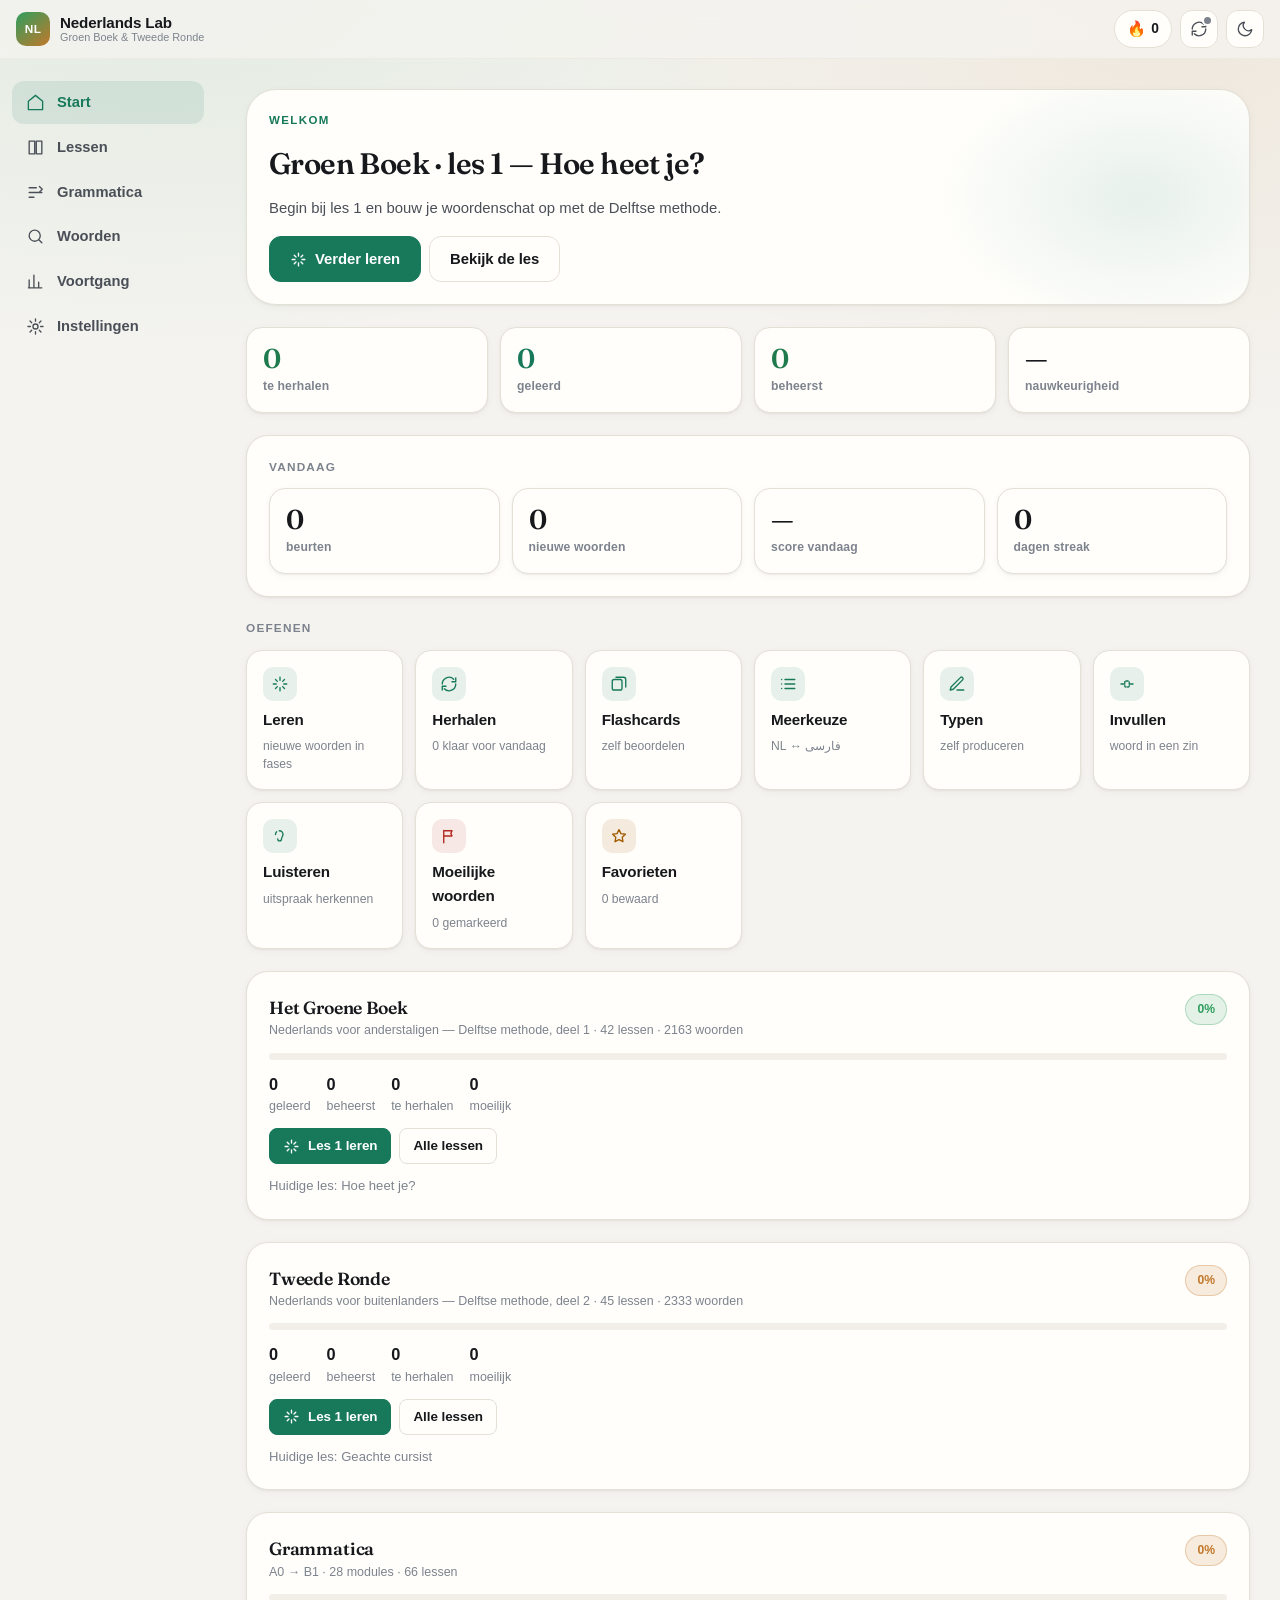
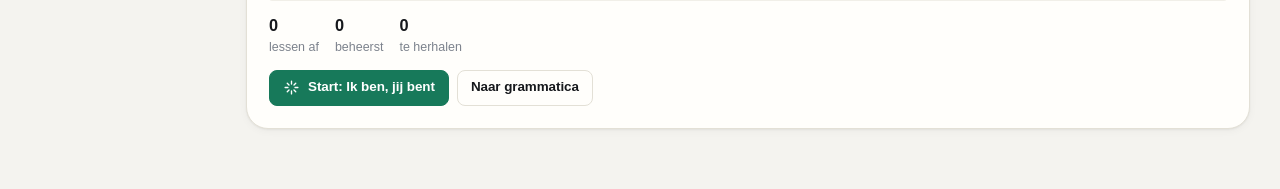
<file: nederlands-lab/index.html>
<!DOCTYPE html>
<html lang="nl" dir="ltr">
<head>
<meta charset="UTF-8">
<meta name="viewport" content="width=device-width, initial-scale=1, viewport-fit=cover">
<meta name="theme-color" content="#0b0d12" media="(prefers-color-scheme: dark)">
<meta name="theme-color" content="#f7f7f5" media="(prefers-color-scheme: light)">
<title>Nederlands Lab — woorden &amp; grammatica</title>
<meta name="description" content="Dutch vocabulary and grammar trainer: Het Groene Boek, Tweede Ronde and a full A0-B1 grammar course with Persian explanations, spaced repetition and cross-device sync.">
<link rel="manifest" href="manifest.webmanifest">
<link rel="icon" href="data:image/svg+xml,%3Csvg xmlns='http://www.w3.org/2000/svg' viewBox='0 0 64 64'%3E%3Crect width='64' height='64' rx='16' fill='%230f1218'/%3E%3Cpath d='M18 44V20h6l12 16V20h6v24h-6L24 28v16z' fill='%2360d394'/%3E%3C/svg%3E">
<link rel="preconnect" href="https://fonts.googleapis.com">
<link rel="preconnect" href="https://fonts.gstatic.com" crossorigin>
<link href="https://fonts.googleapis.com/css2?family=Vazirmatn:wght@400;500;600;700&family=Fraunces:opsz,wght@9..144,500;9..144,600&display=swap" rel="stylesheet">
<link rel="stylesheet" href="assets/css/app.css">
</head>
<body>
<div class="boot" id="boot">
  <div class="boot-mark" aria-hidden="true">NL</div>
  <p class="boot-text">Woorden en grammatica laden…</p>
  <noscript><p class="boot-text">Deze app heeft JavaScript nodig.</p></noscript>
</div>

<div class="app" id="app" hidden>
  <header class="topbar">
    <a class="brand" href="#/" aria-label="Nederlands Lab — home">
      <span class="brand-mark" aria-hidden="true">NL</span>
      <span class="brand-text">
        <strong>Nederlands Lab</strong>
        <small>Groen Boek &amp; Tweede Ronde</small>
      </span>
    </a>
    <div class="topbar-right">
      <button class="streak-chip" id="streakChip" type="button" title="Je streak">
        <span class="flame" aria-hidden="true">🔥</span><span id="streakCount">0</span>
      </button>
      <button class="icon-btn" id="syncBtn" type="button" title="Synchronisatie" aria-label="Synchronisatie">
        <span class="sync-dot" id="syncDot"></span>
        <svg viewBox="0 0 24 24" aria-hidden="true"><path d="M21 12a9 9 0 0 1-15.3 6.4M3 12a9 9 0 0 1 15.3-6.4"/><path d="M21 4v5h-5M3 20v-5h5"/></svg>
      </button>
      <button class="icon-btn" id="themeBtn" type="button" title="Thema wisselen" aria-label="Thema wisselen">
        <svg viewBox="0 0 24 24" aria-hidden="true" class="ico-moon"><path d="M21 12.8A9 9 0 1 1 11.2 3a7 7 0 0 0 9.8 9.8Z"/></svg>
        <svg viewBox="0 0 24 24" aria-hidden="true" class="ico-sun"><circle cx="12" cy="12" r="4"/><path d="M12 2v2m0 16v2M2 12h2m16 0h2M4.9 4.9l1.4 1.4m11.4 11.4 1.4 1.4M19.1 4.9l-1.4 1.4M6.3 17.7l-1.4 1.4"/></svg>
      </button>
    </div>
  </header>

  <div class="frame">
    <nav class="sidenav" aria-label="Hoofdnavigatie">
      <a href="#/" data-nav="home"><svg viewBox="0 0 24 24" aria-hidden="true"><path d="M3 10.5 12 3l9 7.5V21H3z"/></svg><span>Start</span></a>
      <a href="#/books" data-nav="books"><svg viewBox="0 0 24 24" aria-hidden="true"><path d="M4 4h7v16H4zM13 4h7v16h-7z"/></svg><span>Lessen</span></a>
      <a href="#/grammar" data-nav="grammar"><svg viewBox="0 0 24 24" aria-hidden="true"><path d="M4 6h9M4 12h16M4 18h6"/><path d="M17 4.5 20.5 8 17 11.5"/></svg><span>Grammatica</span></a>
      <a href="#/browse" data-nav="browse"><svg viewBox="0 0 24 24" aria-hidden="true"><circle cx="11" cy="11" r="7"/><path d="m20 20-3.5-3.5"/></svg><span>Woorden</span></a>
      <a href="#/stats" data-nav="stats"><svg viewBox="0 0 24 24" aria-hidden="true"><path d="M4 20V10m6 10V4m6 16v-7m4 7H3"/></svg><span>Voortgang</span></a>
      <a href="#/settings" data-nav="settings"><svg viewBox="0 0 24 24" aria-hidden="true"><circle cx="12" cy="12" r="3.2"/><path d="M12 2.5v3M12 18.5v3M2.5 12h3M18.5 12h3M5.1 5.1l2.1 2.1M16.8 16.8l2.1 2.1M18.9 5.1l-2.1 2.1M7.2 16.8l-2.1 2.1"/></svg><span>Instellingen</span></a>
    </nav>

    <main id="view" class="view" tabindex="-1"></main>
  </div>

  <nav class="tabbar" aria-label="Navigatie">
    <a href="#/" data-nav="home"><svg viewBox="0 0 24 24" aria-hidden="true"><path d="M3 10.5 12 3l9 7.5V21H3z"/></svg><span>Start</span></a>
    <a href="#/books" data-nav="books"><svg viewBox="0 0 24 24" aria-hidden="true"><path d="M4 4h7v16H4zM13 4h7v16h-7z"/></svg><span>Lessen</span></a>
    <a href="#/grammar" data-nav="grammar"><svg viewBox="0 0 24 24" aria-hidden="true"><path d="M4 6h9M4 12h16M4 18h6"/><path d="M17 4.5 20.5 8 17 11.5"/></svg><span>Grammatica</span></a>
    <a href="#/browse" data-nav="browse"><svg viewBox="0 0 24 24" aria-hidden="true"><circle cx="11" cy="11" r="7"/><path d="m20 20-3.5-3.5"/></svg><span>Woorden</span></a>
    <a href="#/stats" data-nav="stats"><svg viewBox="0 0 24 24" aria-hidden="true"><path d="M4 20V10m6 10V4m6 16v-7m4 7H3"/></svg><span>Voortgang</span></a>
    <a href="#/settings" data-nav="settings"><svg viewBox="0 0 24 24" aria-hidden="true"><circle cx="12" cy="12" r="3.2"/><path d="M12 2.5v3M12 18.5v3M2.5 12h3M18.5 12h3M5.1 5.1l2.1 2.1M16.8 16.8l2.1 2.1M18.9 5.1l-2.1 2.1M7.2 16.8l-2.1 2.1"/></svg><span>Meer</span></a>
  </nav>
</div>

<div class="toaster" id="toaster" aria-live="polite"></div>
<div class="sheet-root" id="sheetRoot" hidden></div>

<script type="module" src="assets/js/main.js"></script>
</body>
</html>
</file>
<file: nederlands-lab/assets/css/app.css>
/* ============================================================
   Nederlands Lab — design system
   Editorial "study lab" look: calm surfaces, one strong accent,
   per-book identity colours, serif display for Dutch headwords.
   ============================================================ */

/* ---------- tokens ---------- */
:root {
  color-scheme: light dark;

  --font-ui: -apple-system, BlinkMacSystemFont, "Segoe UI", Inter, Roboto, "Helvetica Neue", Arial, sans-serif;
  --font-display: "Fraunces", "Iowan Old Style", Georgia, "Times New Roman", serif;
  --font-fa: "Vazirmatn", "SF Arabic", "Segoe UI", Tahoma, "Iranian Sans", sans-serif;
  --font-mono: ui-monospace, SFMono-Regular, "SF Mono", Menlo, monospace;

  --r-xs: 8px;  --r-sm: 12px; --r-md: 16px; --r-lg: 22px; --r-xl: 30px; --r-pill: 999px;
  --sp-1: 4px; --sp-2: 8px; --sp-3: 12px; --sp-4: 16px; --sp-5: 22px; --sp-6: 30px; --sp-7: 42px; --sp-8: 60px;

  --dur: 200ms;
  --ease: cubic-bezier(.22, .8, .3, 1);

  /* book identity */
  --gb: #2f9e5f;  --gb-soft: rgba(47, 158, 95, .13);
  --tr: #c2782a;  --tr-soft: rgba(194, 120, 42, .14);

  /* light theme */
  --bg:        #f4f3ef;
  --bg-tint:   radial-gradient(1200px 700px at 12% -8%, rgba(47,158,95,.10), transparent 60%),
               radial-gradient(1000px 620px at 92% 4%, rgba(194,120,42,.09), transparent 62%);
  --surface:   #fffefb;
  --surface-2: #faf9f5;
  --surface-3: #f1efe8;
  --line:      #e3e0d6;
  --line-soft: #edeae1;
  --ink:       #16181c;
  --ink-2:     #4a4f57;
  --ink-3:     #7d838d;
  --accent:    #17795a;
  --accent-ink:#ffffff;
  --accent-soft: rgba(23, 121, 90, .10);
  --good:      #1f7a4d;
  --good-soft: rgba(31, 122, 77, .12);
  --bad:       #b3261e;
  --bad-soft:  rgba(179, 38, 30, .10);
  --warn:      #a25c00;
  --warn-soft: rgba(162, 92, 0, .12);
  --shadow-1:  0 1px 2px rgba(16,18,22,.05), 0 2px 8px rgba(16,18,22,.04);
  --shadow-2:  0 10px 30px rgba(16,18,22,.10), 0 2px 8px rgba(16,18,22,.05);
  --shadow-pop:0 24px 60px rgba(16,18,22,.18);
}

@media (prefers-color-scheme: dark) {
  :root:not([data-theme="light"]) {
    --bg:        #0b0d12;
    --bg-tint:   radial-gradient(1100px 640px at 10% -10%, rgba(72,196,138,.13), transparent 60%),
                 radial-gradient(900px 560px at 94% 2%, rgba(224,150,72,.10), transparent 62%);
    --surface:   #14171e;
    --surface-2: #191d25;
    --surface-3: #212632;
    --line:      #272d38;
    --line-soft: #1e232c;
    --ink:       #f0f1f3;
    --ink-2:     #b3b9c4;
    --ink-3:     #7f8794;
    --accent:    #58d3a2;
    --accent-ink:#06231a;
    --accent-soft: rgba(88, 211, 162, .14);
    --good:      #55cf92;
    --good-soft: rgba(85, 207, 146, .14);
    --bad:       #ff7a70;
    --bad-soft:  rgba(255, 122, 112, .13);
    --warn:      #e6a44b;
    --warn-soft: rgba(230, 164, 75, .14);
    --gb:        #55cf92;  --gb-soft: rgba(85, 207, 146, .14);
    --tr:        #e6a44b;  --tr-soft: rgba(230, 164, 75, .14);
    --shadow-1:  0 1px 2px rgba(0,0,0,.4);
    --shadow-2:  0 12px 34px rgba(0,0,0,.45);
    --shadow-pop:0 28px 70px rgba(0,0,0,.6);
  }
}

/* explicit dark wins over system light */
:root[data-theme="dark"] {
  --bg:        #0b0d12;
  --bg-tint:   radial-gradient(1100px 640px at 10% -10%, rgba(72,196,138,.13), transparent 60%),
               radial-gradient(900px 560px at 94% 2%, rgba(224,150,72,.10), transparent 62%);
  --surface:   #14171e;
  --surface-2: #191d25;
  --surface-3: #212632;
  --line:      #272d38;
  --line-soft: #1e232c;
  --ink:       #f0f1f3;
  --ink-2:     #b3b9c4;
  --ink-3:     #7f8794;
  --accent:    #58d3a2;
  --accent-ink:#06231a;
  --accent-soft: rgba(88, 211, 162, .14);
  --good:      #55cf92;
  --good-soft: rgba(85, 207, 146, .14);
  --bad:       #ff7a70;
  --bad-soft:  rgba(255, 122, 112, .13);
  --warn:      #e6a44b;
  --warn-soft: rgba(230, 164, 75, .14);
  --gb:        #55cf92;  --gb-soft: rgba(85, 207, 146, .14);
  --tr:        #e6a44b;  --tr-soft: rgba(230, 164, 75, .14);
  --shadow-1:  0 1px 2px rgba(0,0,0,.4);
  --shadow-2:  0 12px 34px rgba(0,0,0,.45);
  --shadow-pop:0 28px 70px rgba(0,0,0,.6);
}

/* ---------- base ---------- */
*, *::before, *::after { box-sizing: border-box; }
* { margin: 0; }
html { -webkit-text-size-adjust: 100%; }
body {
  font-family: var(--font-ui);
  background: var(--bg);
  background-image: var(--bg-tint);
  background-attachment: fixed;
  color: var(--ink);
  font-size: 16px;
  line-height: 1.55;
  min-height: 100dvh;
  -webkit-font-smoothing: antialiased;
  text-rendering: optimizeLegibility;
  overflow-x: hidden;
}
img, svg { display: block; max-width: 100%; }
button, input, select, textarea { font: inherit; color: inherit; }
button { cursor: pointer; background: none; border: 0; }
a { color: inherit; text-decoration: none; }
:focus-visible { outline: 2.5px solid var(--accent); outline-offset: 2px; border-radius: 6px; }
::selection { background: var(--accent-soft); }
[hidden] { display: none !important; }

/* Persian / Dutch direction handling */
.fa, [lang="fa"] { font-family: var(--font-fa); direction: rtl; unicode-bidi: isolate; line-height: 1.85; }
.nl, [lang="nl"] { direction: ltr; unicode-bidi: isolate; }

@media (prefers-reduced-motion: reduce) {
  *, *::before, *::after { animation-duration: .001ms !important; transition-duration: .001ms !important; }
}

/* ---------- boot ---------- */
.boot {
  position: fixed; inset: 0; display: grid; place-content: center; justify-items: center;
  gap: var(--sp-4); background: var(--bg); z-index: 90;
}
.boot-mark {
  width: 58px; height: 58px; border-radius: var(--r-md); display: grid; place-items: center;
  background: var(--accent); color: var(--accent-ink); font-weight: 700; letter-spacing: .04em;
  animation: pulse 1.4s var(--ease) infinite;
}
.boot-text { color: var(--ink-3); font-size: .9rem; }
@keyframes pulse { 0%,100% { transform: scale(1); opacity: 1 } 50% { transform: scale(.93); opacity: .72 } }

/* ---------- app frame ---------- */
.app { min-height: 100dvh; display: flex; flex-direction: column; }

.topbar {
  position: sticky; top: 0; z-index: 40;
  display: flex; align-items: center; justify-content: space-between; gap: var(--sp-4);
  padding: 10px max(var(--sp-4), env(safe-area-inset-left)) 10px max(var(--sp-4), env(safe-area-inset-right));
  background: color-mix(in srgb, var(--bg) 82%, transparent);
  backdrop-filter: saturate(1.4) blur(14px);
  border-bottom: 1px solid var(--line-soft);
}
.brand { display: flex; align-items: center; gap: 10px; min-width: 0; }
.brand-mark {
  width: 34px; height: 34px; border-radius: 10px; display: grid; place-items: center; flex: none;
  background: linear-gradient(140deg, var(--gb), var(--tr)); color: #fff;
  font-weight: 700; font-size: .74rem; letter-spacing: .03em;
}
.brand-text { display: flex; flex-direction: column; line-height: 1.15; min-width: 0; }
.brand-text strong { font-size: .95rem; letter-spacing: -.01em; }
.brand-text small { font-size: .68rem; color: var(--ink-3); white-space: nowrap; overflow: hidden; text-overflow: ellipsis; }
.topbar-right { display: flex; align-items: center; gap: var(--sp-2); }

.icon-btn {
  position: relative; width: 38px; height: 38px; border-radius: var(--r-sm); display: grid; place-items: center;
  border: 1px solid var(--line); background: var(--surface); color: var(--ink-2);
  transition: background var(--dur) var(--ease), color var(--dur) var(--ease), border-color var(--dur) var(--ease);
}
.icon-btn:hover { background: var(--surface-3); color: var(--ink); }
.icon-btn svg { width: 18px; height: 18px; fill: none; stroke: currentColor; stroke-width: 1.8; stroke-linecap: round; stroke-linejoin: round; }
.ico-sun { display: none; }
:root[data-theme="dark"] .ico-sun { display: block; }
:root[data-theme="dark"] .ico-moon { display: none; }
@media (prefers-color-scheme: dark) { :root:not([data-theme="light"]) .ico-sun { display: block; } :root:not([data-theme="light"]) .ico-moon { display: none; } }

.sync-dot {
  position: absolute; top: 6px; inset-inline-end: 6px; width: 7px; height: 7px; border-radius: 50%;
  background: var(--ink-3); box-shadow: 0 0 0 2px var(--surface);
}
.sync-dot[data-state="ok"]      { background: var(--good); }
.sync-dot[data-state="pending"] { background: var(--warn); animation: pulse 1.2s infinite; }
.sync-dot[data-state="error"]   { background: var(--bad); }
.sync-dot[data-state="off"]     { background: var(--ink-3); }

.streak-chip {
  display: flex; align-items: center; gap: 5px; height: 38px; padding: 0 12px;
  border-radius: var(--r-pill); border: 1px solid var(--line); background: var(--surface);
  font-size: .86rem; font-weight: 650; font-variant-numeric: tabular-nums;
}
.streak-chip .flame { font-size: .95rem; filter: saturate(1.1); }
.streak-chip[data-live="1"] { border-color: color-mix(in srgb, var(--warn) 45%, var(--line)); background: var(--warn-soft); color: var(--warn); }

.frame { flex: 1; display: flex; width: 100%; max-width: 1400px; margin: 0 auto; }

.sidenav { display: none; }
@media (min-width: 1000px) {
  .sidenav {
    display: flex; flex-direction: column; gap: 2px; width: 216px; flex: none;
    padding: var(--sp-5) var(--sp-3); position: sticky; top: 56px; align-self: flex-start; height: calc(100dvh - 56px);
  }
  .sidenav a {
    display: flex; align-items: center; gap: 12px; padding: 10px 14px; border-radius: var(--r-sm);
    color: var(--ink-2); font-size: .92rem; font-weight: 550;
    transition: background var(--dur) var(--ease), color var(--dur) var(--ease);
  }
  .sidenav a svg { width: 19px; height: 19px; fill: none; stroke: currentColor; stroke-width: 1.7; stroke-linecap: round; stroke-linejoin: round; }
  .sidenav a:hover { background: var(--surface-2); color: var(--ink); }
  .sidenav a.on { background: var(--accent-soft); color: var(--accent); }
}

.view {
  flex: 1; min-width: 0;
  padding: var(--sp-5) max(var(--sp-4), env(safe-area-inset-left)) calc(84px + env(safe-area-inset-bottom)) max(var(--sp-4), env(safe-area-inset-right));
}
@media (min-width: 1000px) { .view { padding: var(--sp-6) var(--sp-6) var(--sp-8); } }

.tabbar {
  position: fixed; bottom: 0; inset-inline: 0; z-index: 40;
  display: grid; grid-template-columns: repeat(6, 1fr);
  padding: 6px 4px calc(6px + env(safe-area-inset-bottom));
  background: color-mix(in srgb, var(--bg) 88%, transparent);
  backdrop-filter: saturate(1.4) blur(16px);
  border-top: 1px solid var(--line-soft);
}
.tabbar a {
  display: flex; flex-direction: column; align-items: center; gap: 3px; padding: 7px 2px;
  color: var(--ink-3); font-size: .62rem; font-weight: 600; border-radius: var(--r-sm);
  transition: color var(--dur) var(--ease);
  min-width: 0; text-align: center;
}
.tabbar a span { max-width: 100%; overflow: hidden; text-overflow: ellipsis; white-space: nowrap; }
@media (max-width: 359px) { .tabbar a { font-size: .56rem; } .tabbar a svg { width: 19px; height: 19px; } }
.tabbar a svg { width: 21px; height: 21px; fill: none; stroke: currentColor; stroke-width: 1.7; stroke-linecap: round; stroke-linejoin: round; }
.tabbar a.on { color: var(--accent); }
@media (min-width: 1000px) { .tabbar { display: none; } .view { padding-bottom: var(--sp-8); } }

/* ---------- primitives ---------- */
.stack { display: flex; flex-direction: column; gap: var(--sp-5); }
.row { display: flex; align-items: center; gap: var(--sp-3); }
.row-between { display: flex; align-items: center; justify-content: space-between; gap: var(--sp-3); }
.wrap { flex-wrap: wrap; }
.grow { flex: 1; min-width: 0; }
.muted { color: var(--ink-3); }
.center { text-align: center; }

.page-head { display: flex; flex-direction: column; gap: 4px; margin-bottom: var(--sp-5); }
.page-head h1 { font-family: var(--font-display); font-size: clamp(1.55rem, 4.2vw, 2.1rem); font-weight: 600; letter-spacing: -.02em; line-height: 1.15; }
.page-head p { color: var(--ink-3); font-size: .92rem; }

.card {
  background: var(--surface); border: 1px solid var(--line); border-radius: var(--r-lg);
  padding: var(--sp-5); box-shadow: var(--shadow-1);
}
.card-tight { padding: var(--sp-4); }
.section-title {
  font-size: .74rem; font-weight: 700; letter-spacing: .1em; text-transform: uppercase;
  color: var(--ink-3); margin-bottom: var(--sp-3);
}

.btn {
  display: inline-flex; align-items: center; justify-content: center; gap: 8px;
  min-height: 46px; padding: 0 20px; border-radius: var(--r-sm);
  border: 1px solid var(--line); background: var(--surface); color: var(--ink);
  font-size: .93rem; font-weight: 600; letter-spacing: -.005em;
  transition: transform var(--dur) var(--ease), background var(--dur) var(--ease), border-color var(--dur) var(--ease), opacity var(--dur) var(--ease);
}
.btn:hover { background: var(--surface-3); }
.btn:active { transform: scale(.985); }
.btn svg { width: 17px; height: 17px; fill: none; stroke: currentColor; stroke-width: 1.9; stroke-linecap: round; stroke-linejoin: round; }
.btn-primary { background: var(--accent); border-color: var(--accent); color: var(--accent-ink); }
.btn-primary:hover { background: color-mix(in srgb, var(--accent) 88%, var(--ink)); }
.btn-ghost { background: transparent; border-color: transparent; color: var(--ink-2); }
.btn-ghost:hover { background: var(--surface-3); color: var(--ink); }
.btn-danger { color: var(--bad); border-color: color-mix(in srgb, var(--bad) 35%, var(--line)); }
.btn-danger:hover { background: var(--bad-soft); }
.btn-block { width: 100%; }
.btn-sm { min-height: 36px; padding: 0 13px; font-size: .84rem; border-radius: var(--r-xs); }
.btn:disabled { opacity: .45; pointer-events: none; }

.input, .select, textarea.input {
  width: 100%; min-height: 46px; padding: 11px 14px; border-radius: var(--r-sm);
  border: 1px solid var(--line); background: var(--surface); color: var(--ink);
  transition: border-color var(--dur) var(--ease), box-shadow var(--dur) var(--ease);
}
.input::placeholder { color: var(--ink-3); }
.input:focus, .select:focus { outline: none; border-color: var(--accent); box-shadow: 0 0 0 3px var(--accent-soft); }
.select { appearance: none; padding-inline-end: 34px;
  background-image: linear-gradient(45deg, transparent 50%, currentColor 50%), linear-gradient(135deg, currentColor 50%, transparent 50%);
  background-position: right 15px center, right 10px center; background-size: 5px 5px; background-repeat: no-repeat; }
:root[dir="rtl"] .select, .select[dir="rtl"] { background-position: left 15px center, left 10px center; }

.chip {
  display: inline-flex; align-items: center; gap: 6px; padding: 5px 11px; border-radius: var(--r-pill);
  border: 1px solid var(--line); background: var(--surface-2); color: var(--ink-2);
  font-size: .76rem; font-weight: 600; white-space: nowrap;
}
.chip-gb { color: var(--gb); background: var(--gb-soft); border-color: color-mix(in srgb, var(--gb) 30%, transparent); }
.chip-tr { color: var(--tr); background: var(--tr-soft); border-color: color-mix(in srgb, var(--tr) 30%, transparent); }
.chip-good { color: var(--good); background: var(--good-soft); border-color: color-mix(in srgb, var(--good) 30%, transparent); }
.chip-bad { color: var(--bad); background: var(--bad-soft); border-color: color-mix(in srgb, var(--bad) 30%, transparent); }
.chip-warn { color: var(--warn); background: var(--warn-soft); border-color: color-mix(in srgb, var(--warn) 30%, transparent); }
.chip-btn { cursor: pointer; transition: background var(--dur) var(--ease), border-color var(--dur) var(--ease); }
.chip-btn:hover { background: var(--surface-3); }
.chip-btn[aria-pressed="true"] { background: var(--accent); border-color: var(--accent); color: var(--accent-ink); }

.bar { height: 7px; border-radius: var(--r-pill); background: var(--surface-3); overflow: hidden; }
.bar > i { display: block; height: 100%; border-radius: inherit; background: var(--accent); transition: width 600ms var(--ease); }
.bar.gb > i { background: var(--gb); }
.bar.tr > i { background: var(--tr); }

.empty { text-align: center; padding: var(--sp-7) var(--sp-4); color: var(--ink-3); }
.empty h3 { font-family: var(--font-display); font-size: 1.15rem; color: var(--ink-2); margin-bottom: 6px; font-weight: 600; }

/* ---------- toasts & sheets ---------- */
.toaster { position: fixed; z-index: 80; bottom: calc(80px + env(safe-area-inset-bottom)); inset-inline: 0; display: flex; flex-direction: column; align-items: center; gap: 8px; pointer-events: none; }
@media (min-width: 1000px) { .toaster { bottom: 26px; } }
.toast {
  pointer-events: auto; max-width: min(460px, 92vw); padding: 11px 18px; border-radius: var(--r-pill);
  background: var(--surface); border: 1px solid var(--line); box-shadow: var(--shadow-2);
  font-size: .88rem; font-weight: 550; animation: toastIn 260ms var(--ease);
}
.toast[data-kind="good"] { border-color: color-mix(in srgb, var(--good) 45%, var(--line)); color: var(--good); }
.toast[data-kind="bad"] { border-color: color-mix(in srgb, var(--bad) 45%, var(--line)); color: var(--bad); }
@keyframes toastIn { from { opacity: 0; transform: translateY(10px) } to { opacity: 1; transform: none } }

.sheet-root { position: fixed; inset: 0; z-index: 70; display: grid; place-items: end center; }
.sheet-scrim { position: absolute; inset: 0; background: rgba(8, 10, 14, .5); backdrop-filter: blur(3px); animation: fade 200ms var(--ease); }
.sheet {
  position: relative; width: min(560px, 100%); max-height: min(86dvh, 760px); overflow-y: auto;
  background: var(--surface); border: 1px solid var(--line); border-bottom: 0;
  border-radius: var(--r-xl) var(--r-xl) 0 0; padding: var(--sp-5) var(--sp-5) calc(var(--sp-6) + env(safe-area-inset-bottom));
  box-shadow: var(--shadow-pop); animation: sheetIn 300ms var(--ease);
}
@media (min-width: 720px) {
  .sheet-root { place-items: center; }
  .sheet { border-radius: var(--r-xl); border-bottom: 1px solid var(--line); padding-bottom: var(--sp-5); }
  @keyframes sheetIn { from { opacity: 0; transform: translateY(14px) scale(.98) } to { opacity: 1; transform: none } }
}
@keyframes sheetIn { from { transform: translateY(100%) } to { transform: none } }
@keyframes fade { from { opacity: 0 } to { opacity: 1 } }
.sheet-grip { width: 38px; height: 4px; border-radius: 2px; background: var(--line); margin: -6px auto var(--sp-4); }
@media (min-width: 720px) { .sheet-grip { display: none; } }

/* ============================================================
   Dashboard
   ============================================================ */
.hero {
  position: relative; overflow: hidden;
  border-radius: var(--r-xl); border: 1px solid var(--line); background: var(--surface);
  padding: var(--sp-5); box-shadow: var(--shadow-1);
}
.hero::after {
  content: ""; position: absolute; inset-block: -40%; inset-inline-end: -18%; width: 58%;
  background: radial-gradient(closest-side, var(--accent-soft), transparent 70%); pointer-events: none;
}
.hero-body { position: relative; display: flex; flex-direction: column; gap: var(--sp-4); }
.hero-eyebrow { font-size: .72rem; font-weight: 700; letter-spacing: .12em; text-transform: uppercase; color: var(--accent); }
.hero h2 { font-family: var(--font-display); font-size: clamp(1.35rem, 4.6vw, 1.85rem); font-weight: 600; letter-spacing: -.02em; line-height: 1.2; }
.hero-sub { color: var(--ink-2); font-size: .93rem; }
.hero-actions { display: flex; flex-wrap: wrap; gap: var(--sp-2); }

.stat-grid { display: grid; grid-template-columns: repeat(2, minmax(0, 1fr)); gap: var(--sp-3); }
@media (min-width: 640px) { .stat-grid { grid-template-columns: repeat(4, minmax(0, 1fr)); } }
.stat {
  background: var(--surface); border: 1px solid var(--line); border-radius: var(--r-md);
  padding: var(--sp-4); display: flex; flex-direction: column; gap: 3px; box-shadow: var(--shadow-1);
}
.stat b { font-family: var(--font-display); font-size: 1.7rem; font-weight: 600; letter-spacing: -.02em; font-variant-numeric: tabular-nums; line-height: 1.1; }
.stat span { font-size: .76rem; color: var(--ink-3); font-weight: 600; letter-spacing: .01em; }
.stat[data-tone="good"] b { color: var(--good); }
.stat[data-tone="warn"] b { color: var(--warn); }
.stat[data-tone="bad"] b { color: var(--bad); }
.stat[data-tone="accent"] b { color: var(--accent); }

.tile-grid { display: grid; grid-template-columns: repeat(auto-fill, minmax(150px, 1fr)); gap: var(--sp-3); }
.tile {
  display: flex; flex-direction: column; gap: 7px; text-align: start;
  padding: var(--sp-4); border-radius: var(--r-md); border: 1px solid var(--line); background: var(--surface);
  box-shadow: var(--shadow-1);
  transition: transform var(--dur) var(--ease), border-color var(--dur) var(--ease), background var(--dur) var(--ease);
}
.tile:hover { transform: translateY(-2px); border-color: color-mix(in srgb, var(--accent) 40%, var(--line)); }
.tile .tile-ico { width: 34px; height: 34px; border-radius: 10px; display: grid; place-items: center; background: var(--accent-soft); color: var(--accent); }
.tile .tile-ico svg { width: 18px; height: 18px; fill: none; stroke: currentColor; stroke-width: 1.8; stroke-linecap: round; stroke-linejoin: round; }
.tile strong { font-size: .95rem; font-weight: 650; letter-spacing: -.01em; }
.tile small { font-size: .76rem; color: var(--ink-3); line-height: 1.45; }
.tile[data-tone="gb"] .tile-ico { background: var(--gb-soft); color: var(--gb); }
.tile[data-tone="tr"] .tile-ico { background: var(--tr-soft); color: var(--tr); }
.tile[data-tone="bad"] .tile-ico { background: var(--bad-soft); color: var(--bad); }
.tile[data-tone="warn"] .tile-ico { background: var(--warn-soft); color: var(--warn); }

.book-card { display: flex; flex-direction: column; gap: var(--sp-3); }
.book-head { display: flex; align-items: flex-start; justify-content: space-between; gap: var(--sp-3); }
.book-head h3 { font-family: var(--font-display); font-size: 1.1rem; font-weight: 600; letter-spacing: -.01em; }
.book-head p { font-size: .78rem; color: var(--ink-3); }
.book-nums { display: flex; gap: var(--sp-4); font-size: .78rem; color: var(--ink-3); }
.book-nums b { display: block; font-size: 1.02rem; color: var(--ink); font-variant-numeric: tabular-nums; }

.heat { display: grid; grid-auto-flow: column; grid-template-rows: repeat(7, 1fr); gap: 3px; overflow-x: auto; padding-bottom: 4px; }
.heat i { width: 11px; height: 11px; border-radius: 3px; background: var(--surface-3); }
.heat i[data-l="1"] { background: color-mix(in srgb, var(--accent) 28%, var(--surface-3)); }
.heat i[data-l="2"] { background: color-mix(in srgb, var(--accent) 52%, var(--surface-3)); }
.heat i[data-l="3"] { background: color-mix(in srgb, var(--accent) 76%, var(--surface-3)); }
.heat i[data-l="4"] { background: var(--accent); }

/* ============================================================
   Study session
   ============================================================ */
.study { position: fixed; inset: 0; z-index: 60; display: flex; flex-direction: column; background: var(--bg); background-image: var(--bg-tint); }
.study-top {
  display: flex; align-items: center; gap: var(--sp-3);
  padding: max(10px, env(safe-area-inset-top)) var(--sp-4) 10px;
  border-bottom: 1px solid var(--line-soft);
}
.study-top .bar { flex: 1; }
.study-count { font-size: .8rem; font-weight: 650; color: var(--ink-3); font-variant-numeric: tabular-nums; white-space: nowrap; }
.study-score { display: flex; gap: 6px; }
.score-pill { display: inline-flex; align-items: center; gap: 4px; font-size: .78rem; font-weight: 700; font-variant-numeric: tabular-nums; padding: 3px 9px; border-radius: var(--r-pill); }
.score-pill.ok { color: var(--good); background: var(--good-soft); }
.score-pill.no { color: var(--bad); background: var(--bad-soft); }

.study-body {
  flex: 1; overflow-y: auto; overscroll-behavior: contain;
  display: flex; flex-direction: column; align-items: center;
  padding: var(--sp-5) var(--sp-4) var(--sp-4);
}
.study-inner { width: 100%; max-width: 620px; display: flex; flex-direction: column; gap: var(--sp-4); margin: auto 0; }

.q-kind { display: flex; align-items: center; justify-content: center; gap: 8px; }
.q-kind span { font-size: .7rem; font-weight: 700; letter-spacing: .1em; text-transform: uppercase; color: var(--ink-3); }

.prompt {
  background: var(--surface); border: 1px solid var(--line); border-radius: var(--r-xl);
  padding: var(--sp-6) var(--sp-5); text-align: center; box-shadow: var(--shadow-1);
  display: flex; flex-direction: column; gap: var(--sp-3); align-items: center;
  animation: cardIn 320ms var(--ease);
}
@keyframes cardIn { from { opacity: 0; transform: translateY(8px) scale(.99) } to { opacity: 1; transform: none } }
.prompt-word {
  font-family: var(--font-display); font-size: clamp(2rem, 8.5vw, 3rem); font-weight: 600;
  letter-spacing: -.025em; line-height: 1.1; word-break: break-word; hyphens: auto;
}
.prompt-word .art { color: var(--ink-3); font-size: .5em; font-weight: 500; vertical-align: .28em; margin-inline-end: .18em; }
.prompt-fa { font-family: var(--font-fa); direction: rtl; font-size: clamp(1.3rem, 5.4vw, 1.75rem); font-weight: 600; line-height: 1.7; }
.prompt-meta { display: flex; flex-wrap: wrap; gap: 6px; justify-content: center; }
.prompt-hint { font-size: .88rem; color: var(--ink-3); font-style: italic; }

.cloze-sentence {
  font-size: clamp(1.02rem, 3.6vw, 1.22rem); line-height: 1.85; text-align: start; direction: ltr;
  font-family: var(--font-display); font-weight: 500;
}
.gap {
  display: inline-block; min-width: 4.5em; border-bottom: 2.5px dashed var(--accent);
  margin: 0 .12em; text-align: center; color: var(--accent); font-weight: 600;
}
.gap.filled { border-bottom-style: solid; }
.gap.ok { color: var(--good); border-color: var(--good); }
.gap.no { color: var(--bad); border-color: var(--bad); text-decoration: line-through; }

.opts { display: grid; gap: 9px; }
.opt {
  display: flex; align-items: center; gap: 12px; width: 100%; min-height: 58px; padding: 12px 16px;
  border-radius: var(--r-md); border: 1.5px solid var(--line); background: var(--surface); text-align: start;
  font-size: 1rem; line-height: 1.45; box-shadow: var(--shadow-1);
  transition: transform 140ms var(--ease), border-color var(--dur) var(--ease), background var(--dur) var(--ease);
}
.opt:hover:not(:disabled) { border-color: color-mix(in srgb, var(--accent) 50%, var(--line)); transform: translateY(-1px); }
.opt:active:not(:disabled) { transform: scale(.99); }
.opt .key {
  flex: none; width: 26px; height: 26px; border-radius: 7px; display: grid; place-items: center;
  background: var(--surface-3); color: var(--ink-3); font-size: .74rem; font-weight: 700; font-family: var(--font-mono);
}
.opt .opt-text { flex: 1; min-width: 0; }
.opt.fa .opt-text { font-family: var(--font-fa); direction: rtl; text-align: right; line-height: 1.75; }
.opt[data-state="ok"] { border-color: var(--good); background: var(--good-soft); }
.opt[data-state="ok"] .key { background: var(--good); color: #fff; }
.opt[data-state="no"] { border-color: var(--bad); background: var(--bad-soft); }
.opt[data-state="no"] .key { background: var(--bad); color: #fff; }
.opt[data-state="dim"] { opacity: .45; }
.opt:disabled { cursor: default; }

.answer-input {
  width: 100%; min-height: 60px; padding: 14px 18px; border-radius: var(--r-md);
  border: 1.5px solid var(--line); background: var(--surface);
  font-family: var(--font-display); font-size: 1.3rem; font-weight: 550; text-align: center; letter-spacing: -.01em;
  transition: border-color var(--dur) var(--ease), box-shadow var(--dur) var(--ease);
}
.answer-input:focus { outline: none; border-color: var(--accent); box-shadow: 0 0 0 4px var(--accent-soft); }
.answer-input[data-state="ok"] { border-color: var(--good); background: var(--good-soft); color: var(--good); }
.answer-input[data-state="no"] { border-color: var(--bad); background: var(--bad-soft); color: var(--bad); }
.answer-input:disabled { opacity: 1; }

.verdict { display: flex; flex-direction: column; gap: var(--sp-3); animation: cardIn 240ms var(--ease); }
.verdict-head { display: flex; align-items: center; gap: 10px; font-weight: 700; font-size: .95rem; }
.verdict-head .mark { width: 26px; height: 26px; border-radius: 50%; display: grid; place-items: center; flex: none; color: #fff; }
.verdict-head .mark svg { width: 15px; height: 15px; fill: none; stroke: currentColor; stroke-width: 2.6; stroke-linecap: round; stroke-linejoin: round; }
.verdict[data-v="ok"] .verdict-head { color: var(--good); }
.verdict[data-v="ok"] .mark { background: var(--good); }
.verdict[data-v="no"] .verdict-head { color: var(--bad); }
.verdict[data-v="no"] .mark { background: var(--bad); }

.study-foot {
  padding: var(--sp-3) var(--sp-4) calc(var(--sp-4) + env(safe-area-inset-bottom));
  border-top: 1px solid var(--line-soft); background: color-mix(in srgb, var(--bg) 84%, transparent);
  backdrop-filter: blur(12px);
}
.study-foot-inner { max-width: 620px; margin: 0 auto; display: flex; flex-direction: column; gap: 9px; }
.grade-row { display: grid; grid-template-columns: repeat(4, 1fr); gap: 7px; }
.grade {
  display: flex; flex-direction: column; align-items: center; gap: 1px; min-height: 56px; justify-content: center;
  border-radius: var(--r-sm); border: 1.5px solid var(--line); background: var(--surface);
  font-size: .84rem; font-weight: 650;
  transition: transform 140ms var(--ease), background var(--dur) var(--ease), border-color var(--dur) var(--ease);
}
.grade small { font-size: .64rem; color: var(--ink-3); font-weight: 600; }
.grade:hover { transform: translateY(-1px); }
.grade[data-g="0"] { color: var(--bad); border-color: color-mix(in srgb, var(--bad) 32%, var(--line)); }
.grade[data-g="1"] { color: var(--warn); border-color: color-mix(in srgb, var(--warn) 32%, var(--line)); }
.grade[data-g="2"] { color: var(--ink-2); }
.grade[data-g="3"] { color: var(--good); border-color: color-mix(in srgb, var(--good) 32%, var(--line)); }

.kbd-hint { text-align: center; font-size: .7rem; color: var(--ink-3); }
.kbd-hint kbd {
  font-family: var(--font-mono); font-size: .68rem; padding: 1px 5px; border-radius: 5px;
  border: 1px solid var(--line); background: var(--surface-2);
}
@media (hover: none) { .kbd-hint { display: none; } }

/* ============================================================
   Word detail, examples, glosses
   ============================================================ */
.word-detail { display: flex; flex-direction: column; gap: var(--sp-4); }
.word-head { display: flex; flex-direction: column; gap: var(--sp-2); }
.word-term { font-family: var(--font-display); font-size: clamp(1.6rem, 6vw, 2.2rem); font-weight: 600; letter-spacing: -.025em; line-height: 1.15; }
.word-term .art { color: var(--ink-3); font-size: .52em; font-weight: 500; vertical-align: .3em; margin-inline-end: .18em; }
.word-fa { font-family: var(--font-fa); direction: rtl; text-align: right; font-size: 1.06rem; line-height: 1.9; color: var(--ink); }
.word-en { font-size: .9rem; color: var(--ink-3); }
.word-facts { display: flex; flex-wrap: wrap; gap: 6px; }

.ex-list { display: flex; flex-direction: column; gap: 10px; }
.ex {
  border: 1px solid var(--line-soft); border-radius: var(--r-md); background: var(--surface-2);
  padding: 13px 15px; display: flex; flex-direction: column; gap: 7px;
}
.ex-top { display: flex; align-items: flex-start; gap: 10px; }
.ex-nl { flex: 1; min-width: 0; direction: ltr; font-size: 1.02rem; line-height: 1.7; font-family: var(--font-display); font-weight: 500; }
.ex-nl mark { background: var(--accent-soft); color: inherit; padding: 0 3px; border-radius: 4px; font-weight: 650; box-decoration-break: clone; }
.ex-fa { font-family: var(--font-fa); direction: rtl; text-align: right; font-size: .95rem; line-height: 1.85; color: var(--ink-2); }
.ex-foot { display: flex; align-items: center; justify-content: space-between; gap: 8px; }
.ex-tag { font-size: .66rem; font-weight: 700; letter-spacing: .07em; text-transform: uppercase; color: var(--ink-3); }
.lvl-dots { display: inline-flex; gap: 3px; }
.lvl-dots i { width: 5px; height: 5px; border-radius: 50%; background: var(--line); }
.lvl-dots i.on { background: var(--accent); }
.speak-btn { flex: none; width: 34px; height: 34px; border-radius: 10px; display: grid; place-items: center; border: 1px solid var(--line); background: var(--surface); color: var(--ink-2); transition: background var(--dur) var(--ease), color var(--dur) var(--ease); }
.speak-btn:hover { background: var(--accent-soft); color: var(--accent); }
.speak-btn svg { width: 16px; height: 16px; fill: none; stroke: currentColor; stroke-width: 1.9; stroke-linecap: round; stroke-linejoin: round; }
.speak-btn[data-playing="1"] { background: var(--accent); border-color: var(--accent); color: var(--accent-ink); }

/* tap-to-gloss tokens inside Dutch sentences */
.tok { cursor: help; border-radius: 4px; padding: 0 1px; transition: background 140ms var(--ease); }
.tok[data-known="1"] { border-bottom: 1.5px dotted color-mix(in srgb, var(--accent) 55%, transparent); }
.tok[data-known="1"]:hover, .tok.on { background: var(--accent-soft); }
.gloss-pop {
  position: fixed; z-index: 75; max-width: min(280px, 88vw); padding: 9px 13px; border-radius: var(--r-sm);
  background: var(--surface); border: 1px solid var(--line); box-shadow: var(--shadow-2);
  font-family: var(--font-fa); direction: rtl; text-align: right; font-size: .9rem; line-height: 1.7;
  animation: cardIn 160ms var(--ease);
}
.gloss-pop b { display: block; font-family: var(--font-display); direction: ltr; text-align: left; font-size: .82rem; color: var(--ink-3); font-weight: 600; margin-bottom: 2px; }

.mini-list { display: flex; flex-direction: column; gap: 7px; }
.mini {
  display: flex; align-items: center; gap: 12px; width: 100%; padding: 11px 14px; text-align: start;
  border-radius: var(--r-md); border: 1px solid var(--line); background: var(--surface);
  transition: border-color var(--dur) var(--ease), transform 140ms var(--ease);
}
.mini:hover { border-color: color-mix(in srgb, var(--accent) 42%, var(--line)); transform: translateX(1px); }
.mini-term { font-family: var(--font-display); font-size: 1.02rem; font-weight: 600; letter-spacing: -.01em; }
.mini-sub { font-size: .78rem; color: var(--ink-3); }
.mini-fa { font-family: var(--font-fa); direction: rtl; text-align: right; font-size: .92rem; color: var(--ink-2); flex: 1; min-width: 0; }
.mini-badge { flex: none; }
.stage-dots { display: inline-flex; gap: 2.5px; }
.stage-dots i { width: 6px; height: 6px; border-radius: 50%; background: var(--surface-3); }
.stage-dots i.on { background: var(--accent); }
.stage-dots i.mastered { background: var(--good); }

/* ============================================================
   Browse / filters / lessons / stats
   ============================================================ */
.search-wrap { position: relative; }
.search-wrap > svg { position: absolute; inset-inline-start: 14px; top: 50%; transform: translateY(-50%); width: 17px; height: 17px; fill: none; stroke: var(--ink-3); stroke-width: 1.9; pointer-events: none; }
.search-wrap .input { padding-inline-start: 42px; }
.search-clear { position: absolute; inset-inline-end: 8px; top: 50%; transform: translateY(-50%); width: 30px; height: 30px; border-radius: 8px; display: grid; place-items: center; color: var(--ink-3); }
.search-clear:hover { background: var(--surface-3); color: var(--ink); }
.filter-row { display: flex; gap: 7px; overflow-x: auto; padding-bottom: 4px; scrollbar-width: none; }
.filter-row::-webkit-scrollbar { display: none; }
.result-meta { font-size: .8rem; color: var(--ink-3); }

.lesson-grid { display: grid; grid-template-columns: repeat(auto-fill, minmax(210px, 1fr)); gap: var(--sp-3); }
.lesson-card {
  display: flex; flex-direction: column; gap: 9px; padding: var(--sp-4); text-align: start;
  border-radius: var(--r-md); border: 1px solid var(--line); background: var(--surface); box-shadow: var(--shadow-1);
  transition: transform var(--dur) var(--ease), border-color var(--dur) var(--ease);
}
.lesson-card:hover { transform: translateY(-2px); border-color: color-mix(in srgb, var(--accent) 42%, var(--line)); }
.lesson-card .num { font-family: var(--font-mono); font-size: .72rem; font-weight: 700; letter-spacing: .06em; color: var(--ink-3); }
.lesson-card h4 { font-family: var(--font-display); font-size: .99rem; font-weight: 600; letter-spacing: -.01em; line-height: 1.3; }
.lesson-card .foot { display: flex; align-items: center; justify-content: space-between; font-size: .74rem; color: var(--ink-3); }
.lesson-card[data-done="1"] { border-color: color-mix(in srgb, var(--good) 40%, var(--line)); }

.reading { display: flex; flex-direction: column; gap: var(--sp-4); }
.reading p { font-family: var(--font-display); font-size: 1.06rem; line-height: 1.9; font-weight: 400; }
.reading p + p { margin-top: 0; }

.tabs { display: flex; gap: 3px; padding: 4px; border-radius: var(--r-sm); background: var(--surface-3); }
.tabs button {
  flex: 1; min-height: 38px; border-radius: var(--r-xs); font-size: .86rem; font-weight: 600; color: var(--ink-3);
  transition: background var(--dur) var(--ease), color var(--dur) var(--ease);
}
.tabs button[aria-selected="true"] { background: var(--surface); color: var(--ink); box-shadow: var(--shadow-1); }

.kv { display: flex; align-items: center; justify-content: space-between; gap: var(--sp-3); padding: 11px 0; border-bottom: 1px solid var(--line-soft); }
.kv:last-child { border-bottom: 0; }
.kv-k { font-size: .89rem; color: var(--ink-2); }
.kv-v { font-size: .89rem; font-weight: 650; font-variant-numeric: tabular-nums; }

.donut { --p: 0; width: 108px; height: 108px; border-radius: 50%; flex: none;
  background: conic-gradient(var(--accent) calc(var(--p) * 1%), var(--surface-3) 0);
  display: grid; place-items: center; position: relative; }
.donut::before { content: ""; position: absolute; inset: 11px; border-radius: 50%; background: var(--surface); }
.donut span { position: relative; font-family: var(--font-display); font-size: 1.4rem; font-weight: 600; font-variant-numeric: tabular-nums; }

.field { display: flex; flex-direction: column; gap: 6px; }
.field label { font-size: .8rem; font-weight: 650; color: var(--ink-2); }
.field .help { font-size: .76rem; color: var(--ink-3); line-height: 1.5; }
.switch-row { display: flex; align-items: center; justify-content: space-between; gap: var(--sp-4); padding: 12px 0; border-bottom: 1px solid var(--line-soft); }
.switch-row:last-child { border-bottom: 0; }
.switch-row .txt strong { display: block; font-size: .91rem; font-weight: 600; }
.switch-row .txt small { font-size: .77rem; color: var(--ink-3); line-height: 1.5; }
.switch { flex: none; width: 46px; height: 27px; border-radius: var(--r-pill); background: var(--surface-3); border: 1px solid var(--line); position: relative; transition: background var(--dur) var(--ease), border-color var(--dur) var(--ease); }
.switch::after { content: ""; position: absolute; top: 2px; inset-inline-start: 2px; width: 21px; height: 21px; border-radius: 50%; background: var(--surface); box-shadow: var(--shadow-1); transition: transform var(--dur) var(--ease); }
.switch[aria-checked="true"] { background: var(--accent); border-color: var(--accent); }
.switch[aria-checked="true"]::after { transform: translateX(19px); }
:root[dir="rtl"] .switch[aria-checked="true"]::after { transform: translateX(-19px); }

.callout { border-radius: var(--r-md); padding: 13px 15px; font-size: .86rem; line-height: 1.6; border: 1px solid; }
.callout-info { background: var(--accent-soft); border-color: color-mix(in srgb, var(--accent) 30%, transparent); color: var(--ink-2); }
.callout-warn { background: var(--warn-soft); border-color: color-mix(in srgb, var(--warn) 30%, transparent); color: var(--ink-2); }

.finish { text-align: center; display: flex; flex-direction: column; gap: var(--sp-4); align-items: center; animation: cardIn 400ms var(--ease); }
.finish-mark { font-size: 3rem; line-height: 1; }
.finish h2 { font-family: var(--font-display); font-size: 1.6rem; font-weight: 600; letter-spacing: -.02em; }
.finish-stats { display: grid; grid-template-columns: repeat(3, 1fr); gap: var(--sp-3); width: 100%; }

/* ============================================================
   Lesson content: dialogue, new words, grammar cards, realia
   ============================================================ */
.reading p { display: flex; gap: 10px; align-items: baseline; }
.reading p > .line-body { flex: 1; min-width: 0; }
.reading p > .speaker {
  flex: none; width: 1.1em; text-align: center; color: var(--accent);
  font-family: var(--font-ui); font-weight: 700; font-size: .95rem; opacity: .75;
}
/* Words the book prints in italics because they are new in this lesson. */
.reading em.nw {
  font-style: italic; font-weight: 600;
  color: var(--ink); background: linear-gradient(transparent 68%, var(--accent-soft) 68%);
}
.reading em.nw .tok[data-known="1"] { border-bottom-color: transparent; }

.prompt-list { margin: 0; padding-inline-start: 1.3em; display: flex; flex-direction: column; gap: 10px; }
.prompt-list li { font-family: var(--font-display); font-size: 1rem; line-height: 1.7; }
.prompt-list li::marker { color: var(--ink-3); font-family: var(--font-mono); font-size: .8rem; }

.md { display: flex; flex-direction: column; gap: 10px; }
.md p { font-family: var(--font-display); font-size: 1rem; line-height: 1.75; }
.md .md-h {
  font-size: .74rem; font-weight: 700; letter-spacing: .1em; text-transform: uppercase;
  color: var(--accent); margin-top: 6px;
}
.md .md-h:first-child { margin-top: 0; }
.md .md-list { margin: 0; padding-inline-start: 1.2em; display: flex; flex-direction: column; gap: 6px; }
.md .md-list li { font-family: var(--font-display); font-size: 1rem; line-height: 1.7; }
.md strong { font-weight: 700; color: var(--accent); }

/* ============================================================
   Grammar
   Its own visual language inside the same design system: level
   badges carry the CEFR colour, sentence patterns are drawn as
   coloured slots, and mistakes are shown as a red/green pair.
   ============================================================ */

.g-level { font-weight: 700; letter-spacing: .04em; }
.g-level-A0 { color: var(--gb); background: var(--gb-soft); border-color: color-mix(in srgb, var(--gb) 30%, transparent); }
.g-level-A1 { color: var(--accent); background: var(--accent-soft); border-color: color-mix(in srgb, var(--accent) 30%, transparent); }
.g-level-A2 { color: var(--tr); background: var(--tr-soft); border-color: color-mix(in srgb, var(--tr) 30%, transparent); }
.g-level-B1 { color: var(--warn); background: var(--warn-soft); border-color: color-mix(in srgb, var(--warn) 30%, transparent); }

.g-level-badge {
  flex: none; display: grid; place-items: center;
  width: 38px; height: 38px; border-radius: 11px;
  font-size: .78rem; font-weight: 800; letter-spacing: .02em;
  background: var(--surface-3); color: var(--ink-2);
}
.g-level-badge.small { width: 26px; height: 26px; font-size: .62rem; border-radius: 8px; }
.g-level-badge[data-lv="A0"] { background: var(--gb-soft); color: var(--gb); }
.g-level-badge[data-lv="A1"] { background: var(--accent-soft); color: var(--accent); }
.g-level-badge[data-lv="A2"] { background: var(--tr-soft); color: var(--tr); }
.g-level-badge[data-lv="B1"] { background: var(--warn-soft); color: var(--warn); }

.g-hero .hero-eyebrow { color: var(--tr); }
.g-hero-fa { font-family: var(--font-fa); direction: rtl; text-align: right; color: var(--ink-3); font-size: .9rem; }
.g-goal { font-family: var(--font-fa); direction: rtl; text-align: right; color: var(--ink-2); font-size: .92rem; line-height: 1.85; }
small.block, .block { display: block; }

/* dashboard lists */
.g-levels { display: flex; flex-direction: column; gap: 10px; }
.g-level-row {
  display: flex; align-items: center; gap: 12px; width: 100%; text-align: start;
  padding: 11px; border: 1px solid var(--line); border-radius: var(--r-md);
  background: var(--surface-2); cursor: pointer;
  transition: border-color var(--dur) var(--ease), transform var(--dur) var(--ease);
}
.g-level-row:hover { border-color: color-mix(in srgb, var(--accent) 40%, var(--line)); transform: translateY(-1px); }
.g-level-fa { font-family: var(--font-fa); direction: rtl; text-align: right; color: var(--ink-3); font-size: .74rem; display: block; margin-top: 3px; }

.g-weak-list, .g-recent { display: flex; flex-direction: column; gap: 8px; }
.g-weak {
  display: flex; align-items: center; gap: 10px; width: 100%; text-align: start;
  padding: 10px 12px; border: 1px solid color-mix(in srgb, var(--bad) 22%, var(--line));
  border-radius: var(--r-md); background: var(--surface-2); cursor: pointer;
}
.g-weak:hover { background: var(--bad-soft); }
.g-weak small { font-family: var(--font-fa); direction: rtl; text-align: right; display: block; color: var(--ink-3); font-size: .76rem; line-height: 1.7; }
.g-recent-row { display: flex; align-items: center; gap: 10px; padding: 8px 2px; border-bottom: 1px solid var(--line-soft); }
.g-recent-row:last-child { border-bottom: 0; }

.g-levels-mini { display: flex; flex-direction: column; gap: 7px; margin-top: var(--sp-3); }
.g-mini-row { display: flex; align-items: center; gap: 9px; }

/* curriculum */
.g-level-card { display: flex; flex-direction: column; gap: var(--sp-3); }
.g-modules { display: flex; flex-direction: column; gap: 8px; }
.g-module {
  display: flex; align-items: center; gap: 11px; width: 100%; text-align: start;
  padding: 11px 12px; border: 1px solid var(--line); border-radius: var(--r-md);
  background: var(--surface); cursor: pointer;
  transition: border-color var(--dur) var(--ease), transform var(--dur) var(--ease);
}
.g-module:hover { border-color: color-mix(in srgb, var(--accent) 45%, var(--line)); transform: translateY(-1px); }
.g-module-ico {
  flex: none; width: 32px; height: 32px; border-radius: 10px; display: grid; place-items: center;
  background: var(--accent-soft); color: var(--accent);
}
.g-module-ico svg { width: 17px; height: 17px; fill: none; stroke: currentColor; stroke-width: 1.8; stroke-linecap: round; stroke-linejoin: round; }
.g-module-fa { font-family: var(--font-fa); direction: rtl; text-align: right; display: block; color: var(--ink-3); font-size: .76rem; line-height: 1.75; margin-top: 2px; }

/* lessons */
.g-lesson-list { display: flex; flex-direction: column; gap: 7px; margin-top: var(--sp-3); }
.g-lesson {
  display: flex; align-items: center; gap: 10px; width: 100%; text-align: start;
  padding: 10px 12px; border: 1px solid var(--line); border-radius: var(--r-md);
  background: var(--surface-2); cursor: pointer;
}
.g-lesson:hover { background: var(--surface-3); }
.g-lesson[data-state="done"] { border-color: color-mix(in srgb, var(--good) 32%, var(--line)); }
.g-lesson[data-state="mastered"] { border-color: color-mix(in srgb, var(--good) 55%, var(--line)); background: var(--good-soft); }
.g-lesson-mark { flex: none; width: 18px; text-align: center; color: var(--good); font-weight: 800; }
.g-lesson-fa { font-family: var(--font-fa); direction: rtl; text-align: right; display: block; color: var(--ink-3); font-size: .75rem; margin-top: 2px; }

.g-start-card { display: flex; flex-direction: column; gap: var(--sp-4); }
.g-concept-list { display: flex; flex-direction: column; gap: 10px; }
.g-concept-row { display: flex; align-items: center; gap: 10px; }
/* The Persian name belongs under the Dutch one, never running into it. */
.g-concept-row small { display: block; font-family: var(--font-fa); direction: rtl; text-align: right; color: var(--ink-3); font-size: .75rem; line-height: 1.7; margin-top: 2px; }
.g-concept-row strong { display: block; }
.g-bar { width: 74px; flex: none; }

/* the rule card */
.g-rule {
  display: flex; flex-direction: column; gap: 8px;
  padding: var(--sp-4); border-radius: var(--r-md);
  background: var(--accent-soft); border: 1px solid color-mix(in srgb, var(--accent) 24%, transparent);
}
.g-rule-nl { font-family: var(--font-display); font-size: 1.12rem; font-weight: 600; line-height: 1.5; color: var(--ink); }
.g-rule-fa { font-family: var(--font-fa); direction: rtl; text-align: right; font-size: .95rem; line-height: 1.95; color: var(--ink-2); }
.g-rule-en { font-size: .82rem; color: var(--ink-3); font-style: italic; }

/* the sentence pattern, drawn as slots */
.g-pattern { display: flex; flex-direction: column; gap: 9px; margin-top: var(--sp-3); }
.g-pattern-row { display: flex; flex-wrap: wrap; gap: 6px; align-items: center; justify-content: center; }
.g-slot {
  padding: 7px 11px; border-radius: var(--r-sm); font-size: .9rem; font-weight: 600;
  background: var(--surface-3); color: var(--ink-2); border: 1px solid var(--line);
}
.g-slot[data-role="verb"], .g-slot[data-role="verb-end"], .g-slot[data-role="worden"],
.g-slot[data-role="aux"], .g-slot[data-role="modal"], .g-slot[data-role="zou"] {
  background: var(--accent-soft); color: var(--accent); border-color: color-mix(in srgb, var(--accent) 35%, transparent);
}
.g-slot[data-role="subject"], .g-slot[data-role="pron"] {
  background: var(--gb-soft); color: var(--gb); border-color: color-mix(in srgb, var(--gb) 32%, transparent);
}
.g-slot[data-role="infinitive"], .g-slot[data-role="participle"], .g-slot[data-role="te-inf"],
.g-slot[data-role="modal-inf"], .g-slot[data-role="main-inf"], .g-slot[data-role="prefix"],
.g-slot[data-role="infinitives"], .g-slot[data-role="result"] {
  background: var(--tr-soft); color: var(--tr); border-color: color-mix(in srgb, var(--tr) 32%, transparent);
}
.g-slot[data-role="neg"], .g-slot[data-role="er"], .g-slot[data-role="rel"],
.g-slot[data-role="conj"], .g-slot[data-role="om"], .g-slot[data-role="particle"] {
  background: var(--warn-soft); color: var(--warn); border-color: color-mix(in srgb, var(--warn) 32%, transparent);
}
.g-slot[data-role="sep"], .g-slot[data-role="arrow"], .g-slot[data-role="plus"], .g-slot[data-role="eq"] {
  background: transparent; border-color: transparent; color: var(--ink-3); padding: 7px 2px;
}
.g-pattern-fa { font-family: var(--font-fa); direction: rtl; text-align: center; font-size: .82rem; color: var(--ink-3); line-height: 1.9; }

/* discover / examples / contrast cards */
.g-lines { display: flex; flex-direction: column; gap: 9px; }
.g-line {
  padding: 11px 13px; border-radius: var(--r-md); background: var(--surface);
  border: 1px solid var(--line); font-family: var(--font-display); font-size: 1.05rem; line-height: 1.6;
}
.g-ask { font-family: var(--font-fa); direction: rtl; text-align: right; font-size: .95rem; line-height: 1.95; color: var(--ink-2); }
.g-ask-small { font-family: var(--font-fa); direction: rtl; text-align: right; font-size: .85rem; color: var(--ink-3); line-height: 1.85; }
.reveal { animation: cardIn 240ms var(--ease); }
.reveal-text {
  font-family: var(--font-fa); direction: rtl; text-align: right; font-size: .95rem; line-height: 2;
  padding: var(--sp-4); border-radius: var(--r-md); background: var(--good-soft);
  border: 1px solid color-mix(in srgb, var(--good) 25%, transparent); color: var(--ink);
}

.g-examples { display: flex; flex-direction: column; gap: 10px; }
.g-example { padding: 12px 13px; border-radius: var(--r-md); background: var(--surface-2); border: 1px solid var(--line-soft); }
.g-ex-nl { font-family: var(--font-display); font-size: 1.04rem; line-height: 1.7; direction: ltr; }
.g-ex-fa { font-family: var(--font-fa); direction: rtl; text-align: right; font-size: .9rem; line-height: 1.9; color: var(--ink-2); margin-top: 5px; }
.g-ex-note { font-family: var(--font-fa); direction: rtl; text-align: right; font-size: .76rem; color: var(--ink-3); margin-top: 4px; }

.g-contrasts { display: flex; flex-direction: column; gap: 12px; }
.g-contrast { padding: 12px 13px; border-radius: var(--r-md); background: var(--surface-2); border: 1px solid var(--line-soft); display: flex; flex-direction: column; gap: 6px; }
.g-bad, .g-good { display: flex; align-items: flex-start; gap: 8px; font-family: var(--font-display); font-size: 1rem; line-height: 1.6; }
.g-bad { color: var(--bad); text-decoration-color: color-mix(in srgb, var(--bad) 50%, transparent); }
.g-good { color: var(--good); }
.g-mark { flex: none; font-weight: 800; width: 16px; }
.g-why { font-family: var(--font-fa); direction: rtl; text-align: right; font-size: .85rem; line-height: 1.9; color: var(--ink-2); margin-top: 3px; }
.g-usage p, .g-usage-text { font-family: var(--font-fa); direction: rtl; text-align: right; font-size: .95rem; line-height: 2; color: var(--ink-2); }

/* exercises */
.g-q-head { display: flex; align-items: center; justify-content: center; gap: 8px; flex-wrap: wrap; }
.g-recycle { font-size: .62rem; }
.g-context {
  padding: 11px 13px; border-radius: var(--r-md); background: var(--surface-3);
  font-family: var(--font-display); font-size: .98rem; line-height: 1.65; color: var(--ink-2);
}
.g-question {
  font-family: var(--font-display); font-size: clamp(1.15rem, 4.4vw, 1.5rem);
  font-weight: 600; line-height: 1.6; text-align: center; direction: ltr;
  padding: var(--sp-4); border-radius: var(--r-lg); background: var(--surface); border: 1px solid var(--line);
}
.g-question-fa { font-family: var(--font-fa); direction: rtl; text-align: center; line-height: 2; }
.g-hint { font-family: var(--font-fa); direction: rtl; text-align: right; font-size: .8rem; color: var(--ink-3); }

/* word-order builder */
.g-build-line {
  min-height: 56px; display: flex; flex-wrap: wrap; gap: 6px; align-items: center;
  padding: 11px; border-radius: var(--r-md); border: 2px dashed var(--line);
  background: var(--surface-2);
}
.g-build-line[data-state="ok"] { border-color: var(--good); border-style: solid; background: var(--good-soft); }
.g-build-line[data-state="no"] { border-color: var(--bad); border-style: solid; background: var(--bad-soft); }
.g-placeholder { color: var(--ink-3); font-size: .85rem; }
.g-tiles { display: flex; flex-wrap: wrap; gap: 7px; justify-content: center; }
.g-tile {
  padding: 9px 13px; border-radius: var(--r-sm); border: 1px solid var(--line);
  background: var(--surface); color: var(--ink); font-family: var(--font-display);
  font-size: 1rem; font-weight: 500; cursor: pointer;
  transition: transform var(--dur) var(--ease), border-color var(--dur) var(--ease);
}
.g-tile:hover:not(:disabled) { border-color: var(--accent); transform: translateY(-1px); }
.g-tile:disabled { opacity: .35; cursor: default; }
.g-tile-set { background: var(--accent-soft); border-color: color-mix(in srgb, var(--accent) 35%, transparent); color: var(--accent); }

/* verdict */
.g-answer {
  font-family: var(--font-display); font-size: 1.15rem; font-weight: 600; line-height: 1.6;
  padding: 11px 13px; border-radius: var(--r-md); background: var(--surface-2); border: 1px solid var(--line); direction: ltr;
}
.g-why-box {
  font-family: var(--font-fa); direction: rtl; text-align: right; font-size: .9rem; line-height: 2;
  padding: 12px 13px; border-radius: var(--r-md);
  background: var(--warn-soft); border: 1px solid color-mix(in srgb, var(--warn) 22%, transparent); color: var(--ink);
}
.g-more { display: flex; flex-direction: column; gap: 5px; }

/* reference */
.g-search { margin-bottom: var(--sp-4); }
.g-ref-results { display: flex; flex-direction: column; gap: 8px; }
.g-ref-hint { display: flex; flex-direction: column; gap: var(--sp-3); }
.g-ref-row {
  display: flex; align-items: center; gap: 11px; width: 100%; text-align: start;
  padding: 11px 12px; border: 1px solid var(--line); border-radius: var(--r-md);
  background: var(--surface-2); cursor: pointer;
}
.g-ref-row:hover { border-color: color-mix(in srgb, var(--accent) 45%, var(--line)); }
.g-ref-rule { font-family: var(--font-display); font-size: .92rem; color: var(--ink-2); margin-top: 3px; line-height: 1.55; }
.g-ref-fa { font-family: var(--font-fa); direction: rtl; text-align: right; display: block; color: var(--ink-3); font-size: .76rem; line-height: 1.8; margin-top: 3px; }
.g-ref-arrow { flex: none; color: var(--ink-3); display: grid; place-items: center; }

/* finish screen */
.finish-emoji { font-size: 2.6rem; }
.finish-title { font-family: var(--font-display); font-size: 1.45rem; font-weight: 600; letter-spacing: -.02em; }
.finish-note { font-size: .85rem; }
.study-grammar .study-inner { gap: var(--sp-4); }
.study-grammar .study-inner.center { align-items: center; text-align: center; }
.study-grammar .study-inner.center .stat-grid { width: 100%; }
.study-grammar .study-inner.center .g-concept-list { width: 100%; text-align: start; }
</file>
